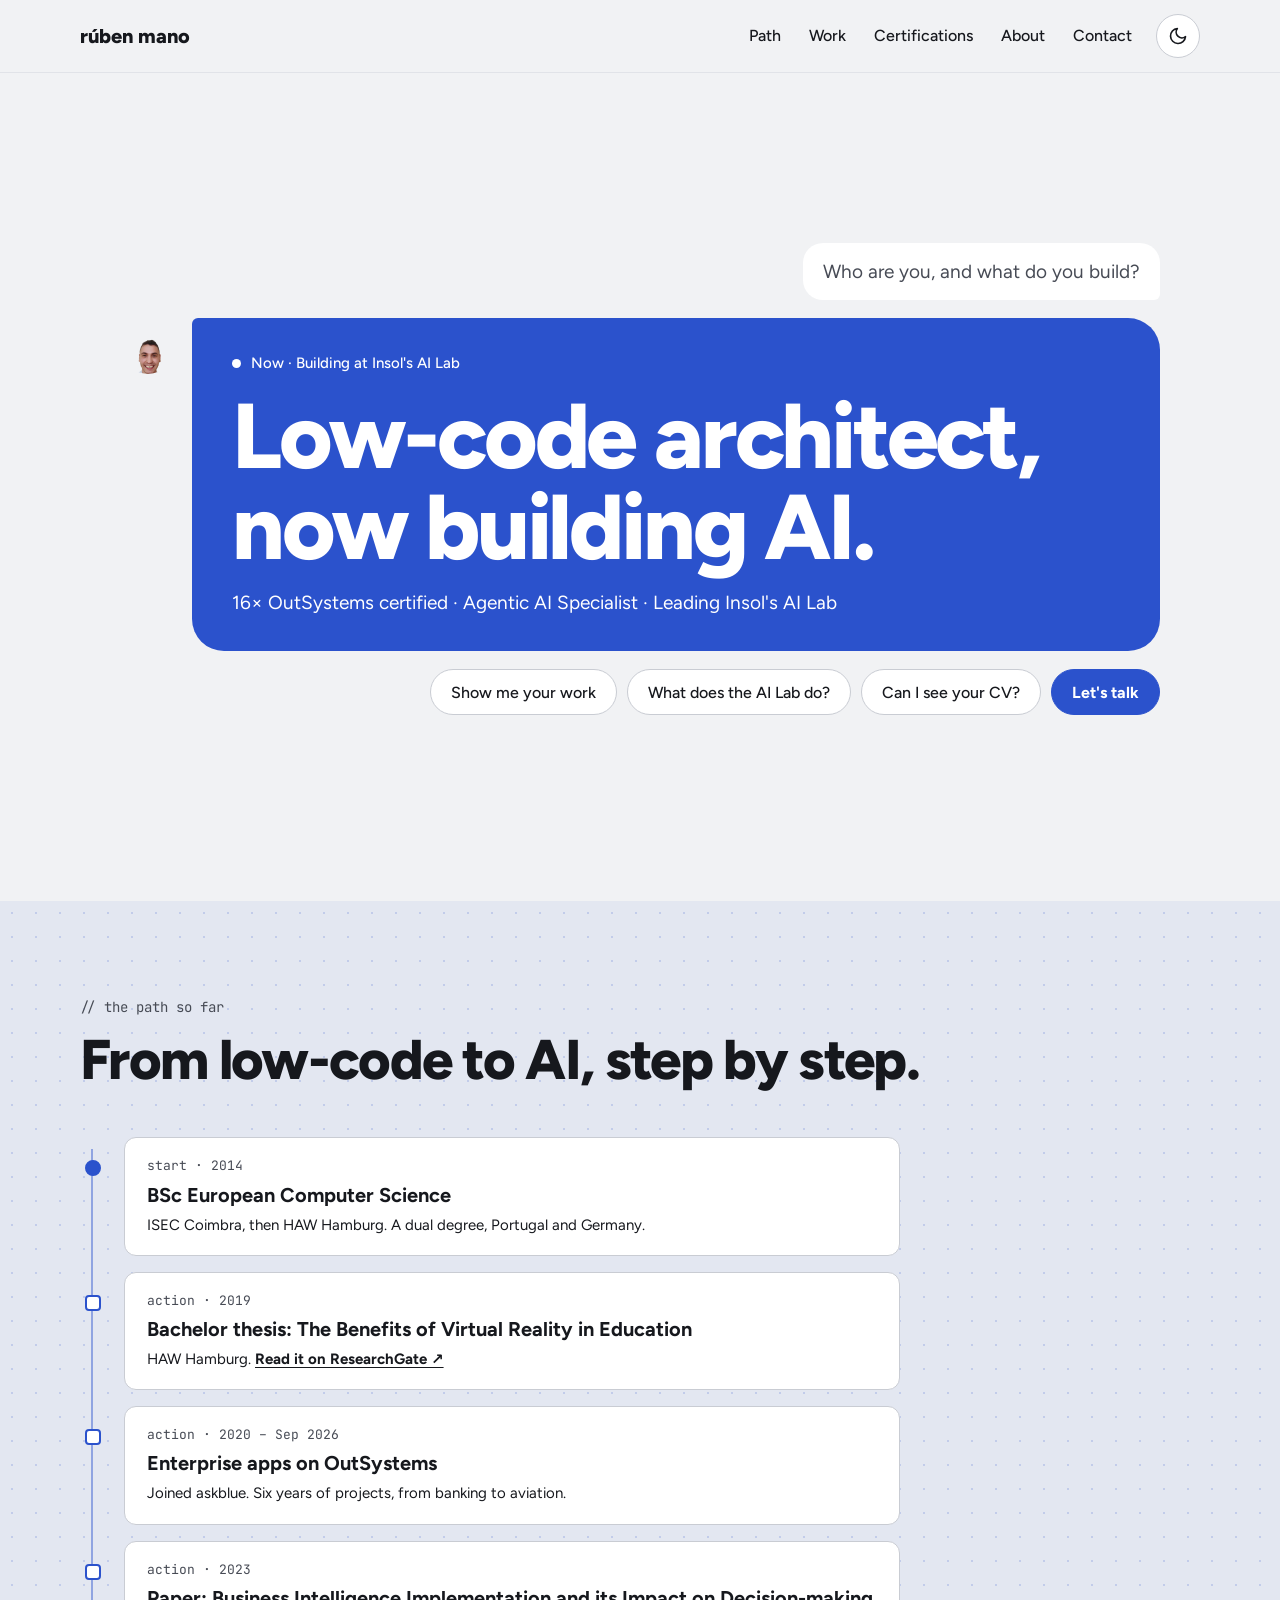
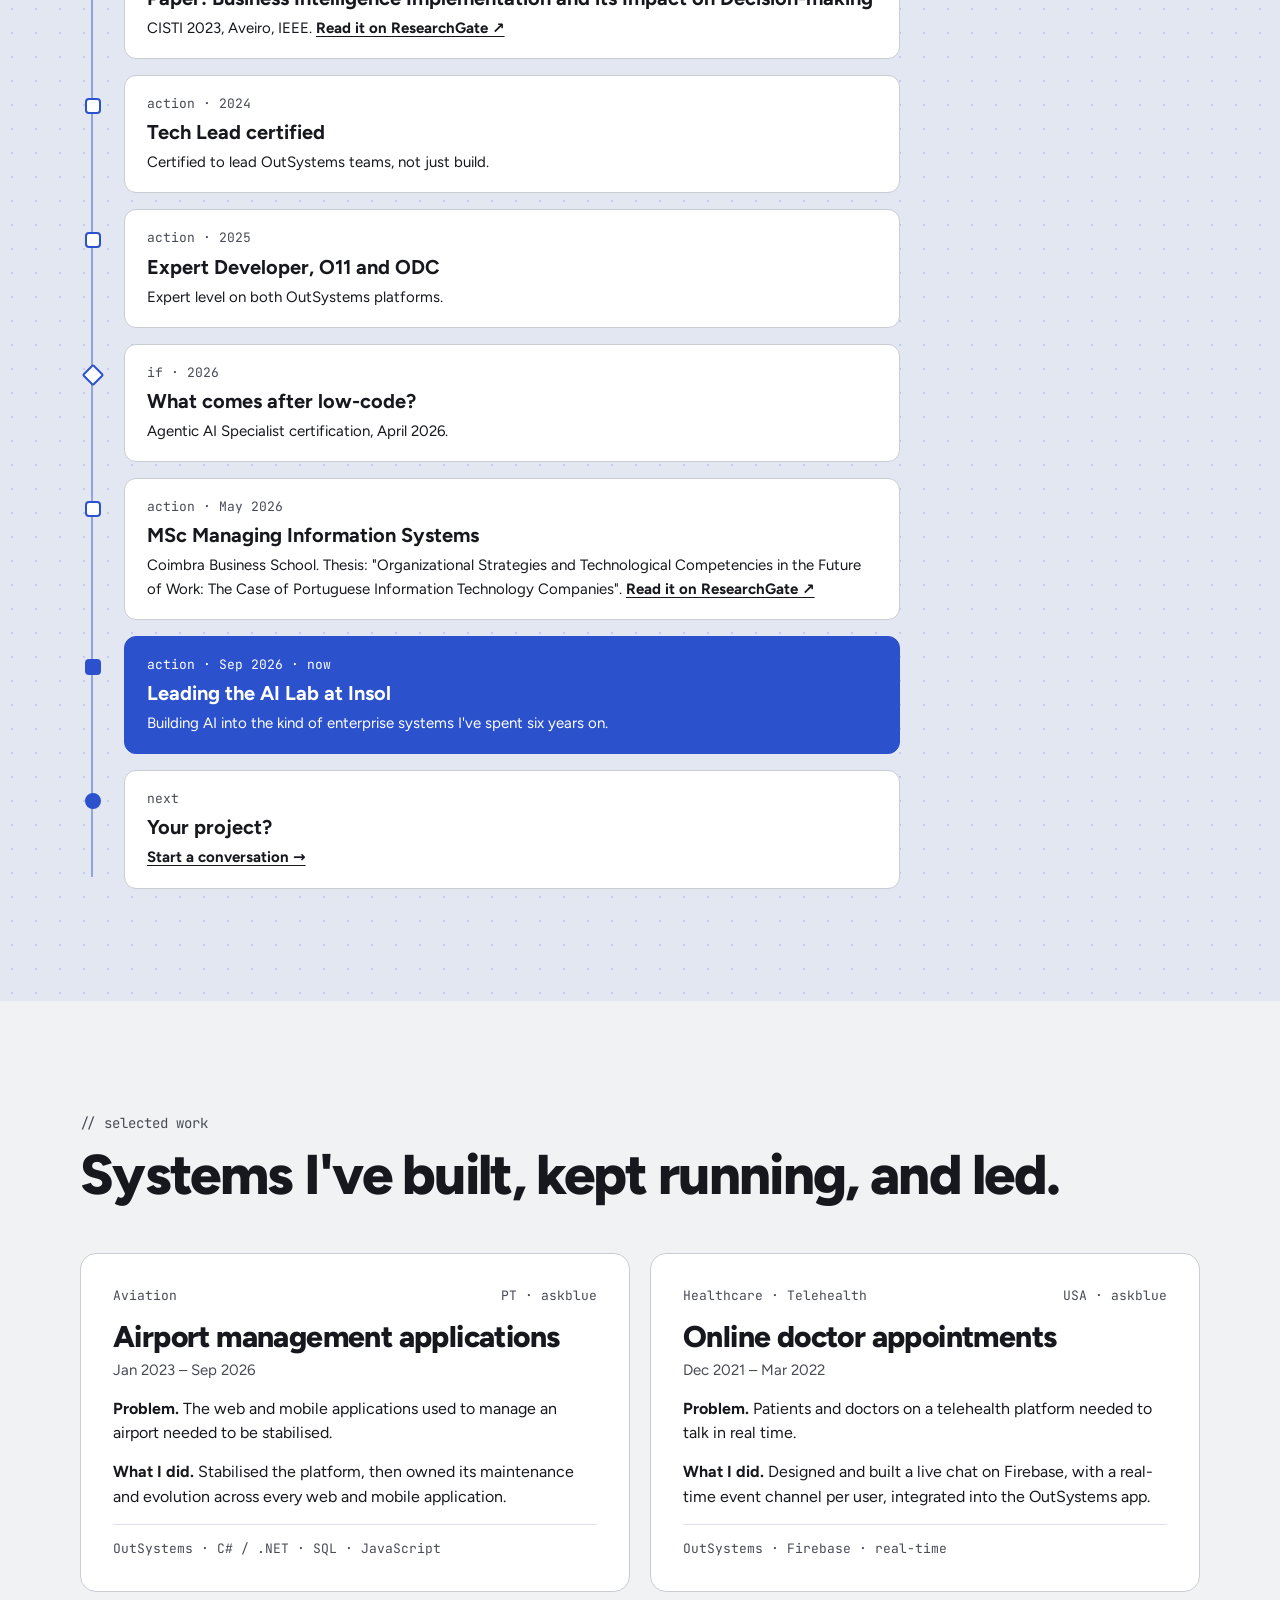
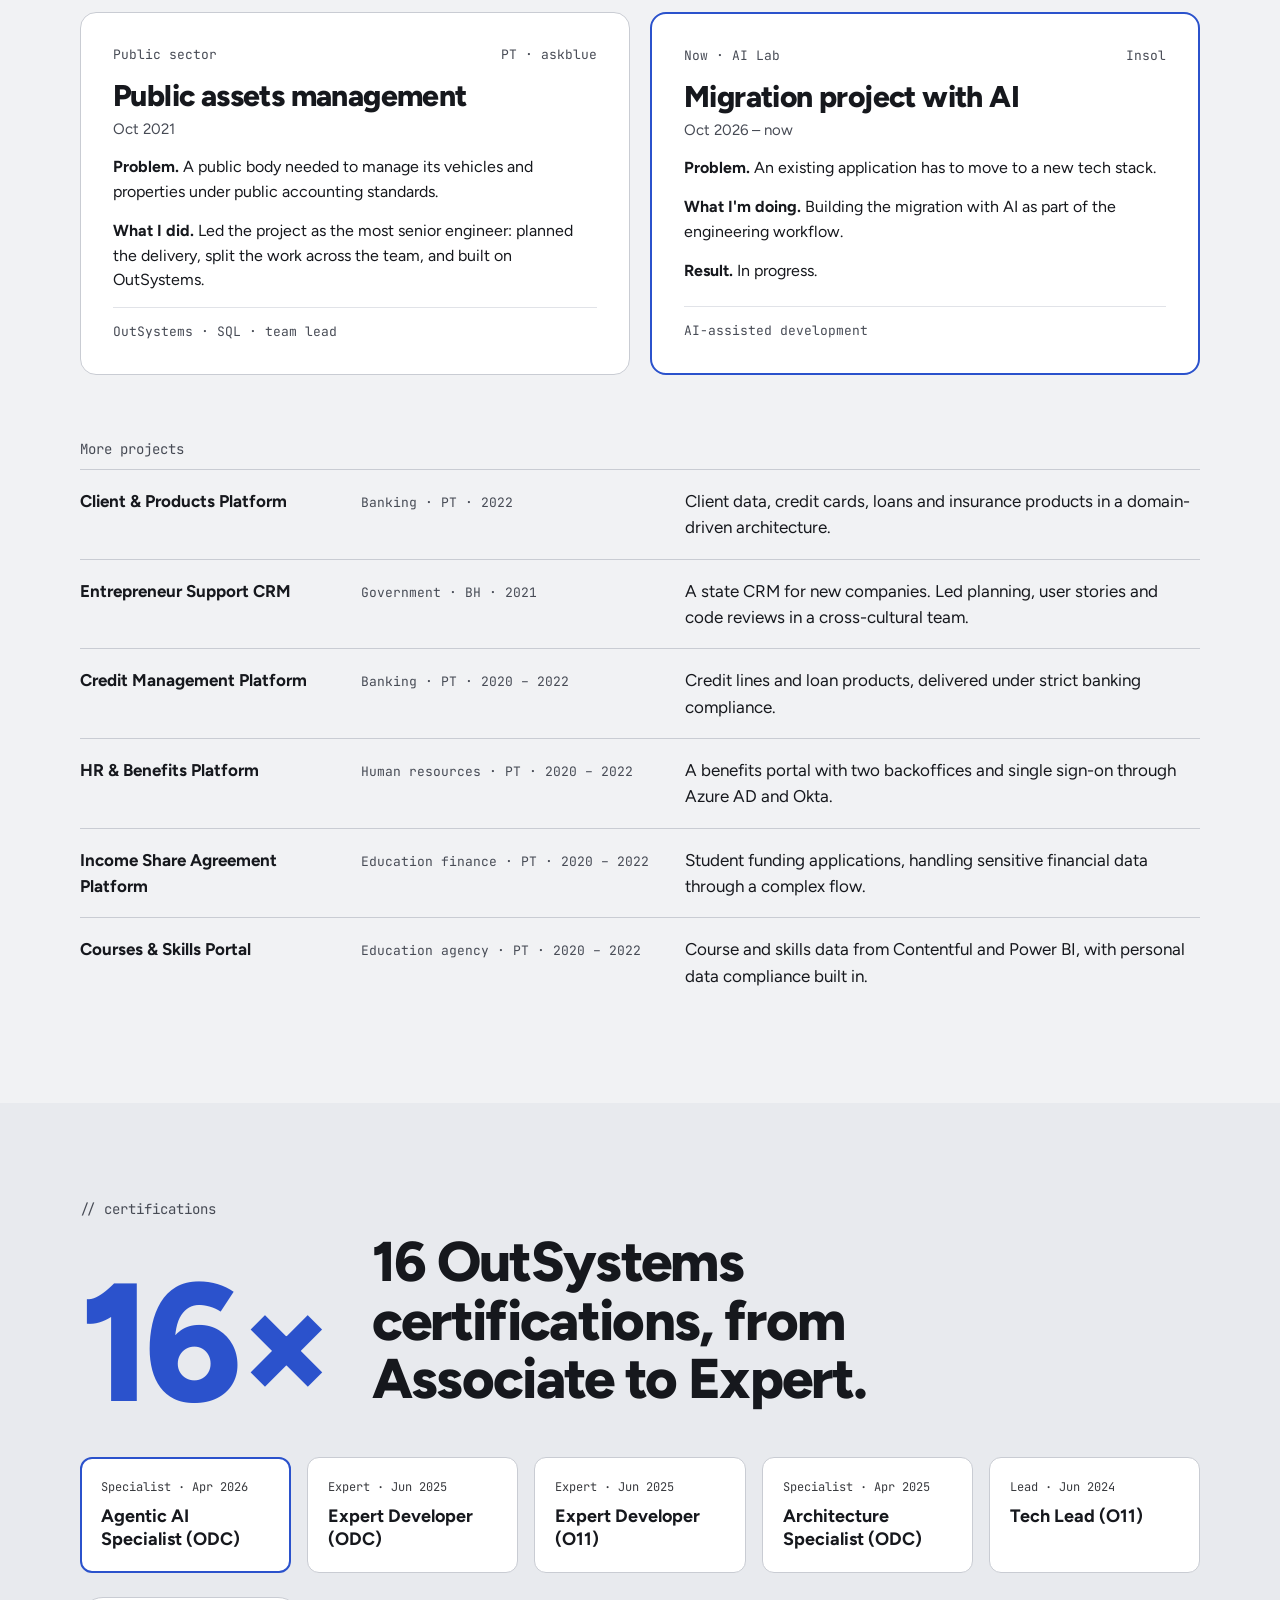
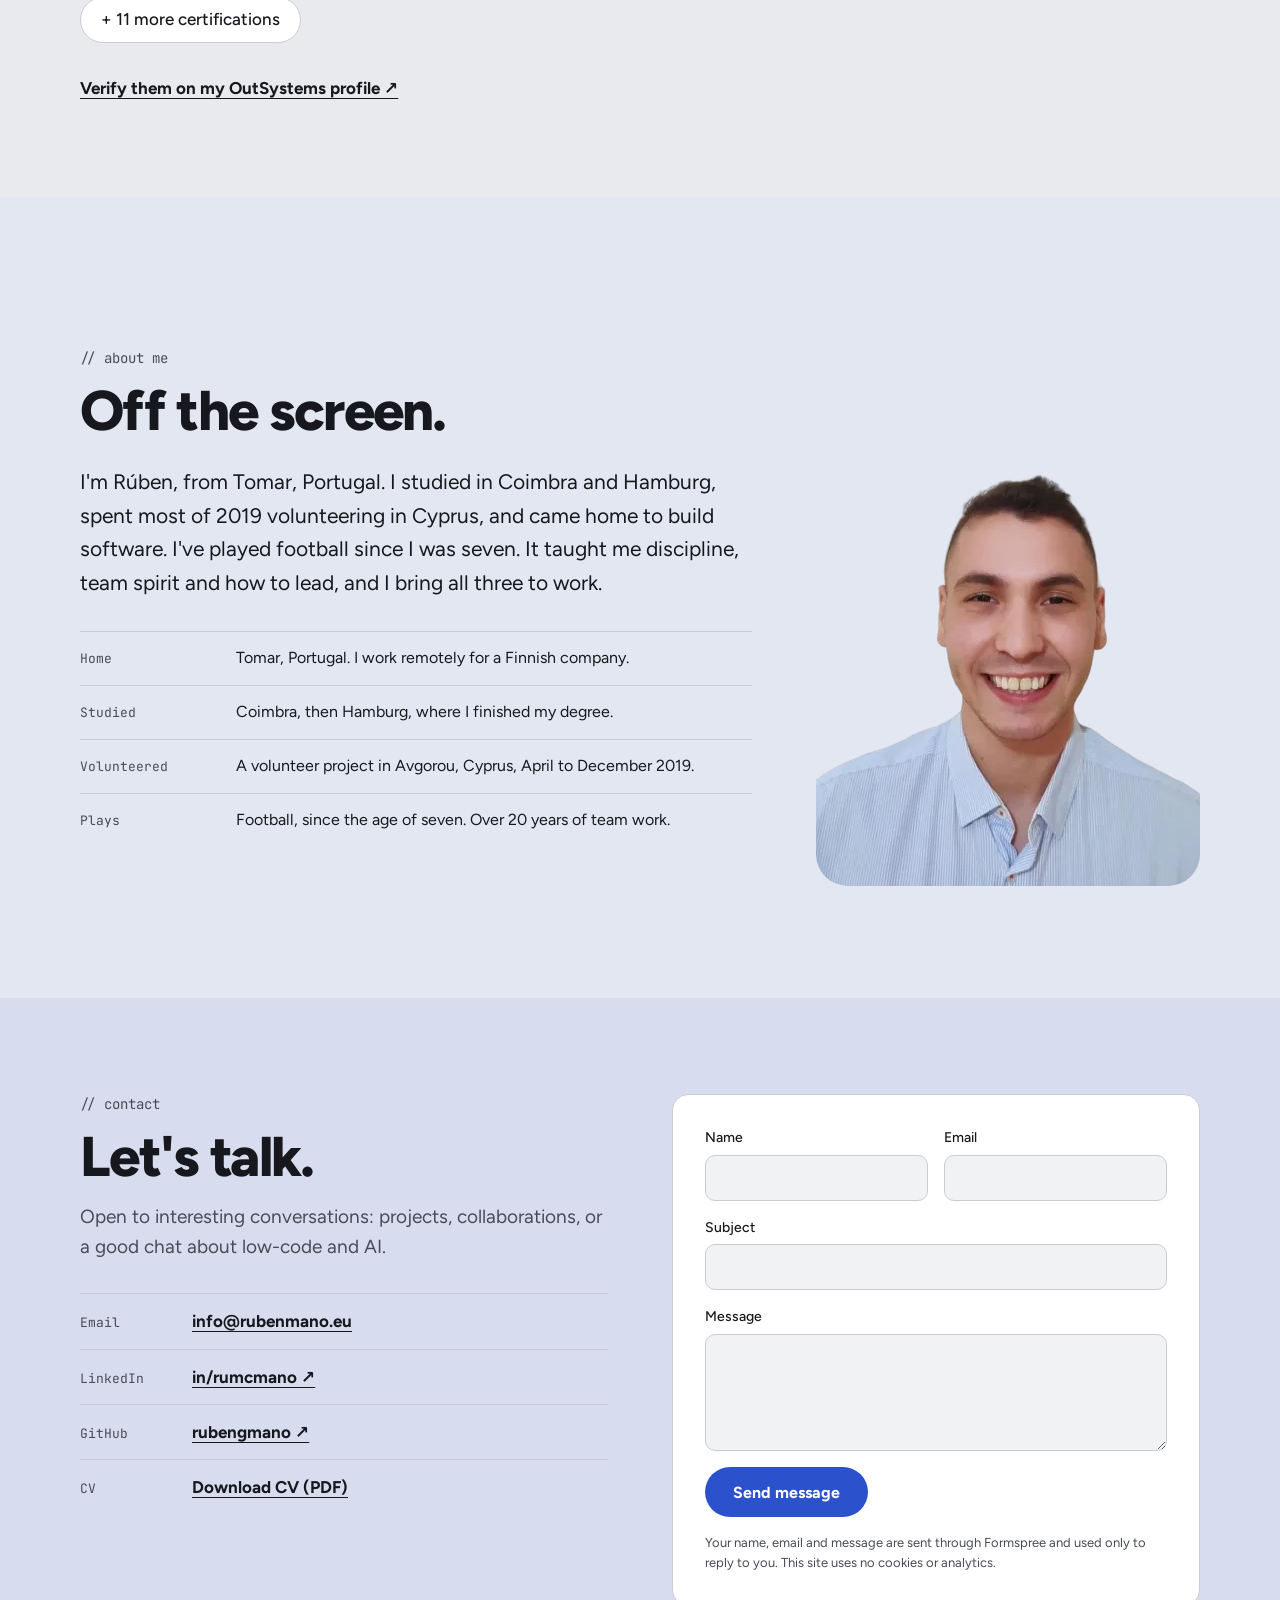
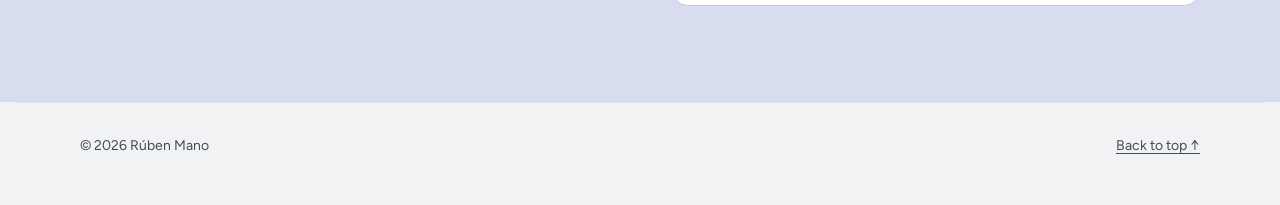
<file: index.html>
<!DOCTYPE html>
<html lang="en">
<head>
  <meta charset="UTF-8">
  <meta name="viewport" content="width=device-width, initial-scale=1.0">
  <title>Rúben Mano – Low-code architect, now building AI</title>
  <meta name="description" content="Rúben Mano is a low-code architect from Portugal, now building AI: OutSystems Expert Developer with 16 certifications, Agentic AI Specialist, and leading the AI Lab at Insol.">
  <meta name="author" content="Rúben Mano">
  <meta name="color-scheme" content="light dark">
  <link rel="canonical" href="https://rubenmano.eu/">
  <meta property="og:type" content="profile">
  <meta property="og:site_name" content="Rúben Mano">
  <meta property="og:locale" content="en_GB">
  <meta property="og:url" content="https://rubenmano.eu/">
  <meta property="og:title" content="Rúben Mano – Low-code architect, now building AI">
  <meta property="og:description" content="OutSystems Expert Developer, 16× certified, Agentic AI Specialist, and leading the AI Lab at Insol.">
  <meta property="og:image" content="https://rubenmano.eu/og-image.jpg">
  <meta property="og:image:width" content="1200">
  <meta property="og:image:height" content="630">
  <meta property="og:image:alt" content="Rúben Mano: low-code architect, now building AI. OutSystems Expert Developer and Agentic AI Specialist.">
  <meta property="profile:first_name" content="Rúben">
  <meta property="profile:last_name" content="Mano">
  <meta name="twitter:card" content="summary_large_image">
  <script type="application/ld+json">
  {
    "@context": "https://schema.org",
    "@type": "ProfilePage",
    "url": "https://rubenmano.eu/",
    "dateModified": "2026-10-26",
    "mainEntity": {
      "@type": "Person",
      "@id": "https://rubenmano.eu/#person",
      "name": "Rúben Mano",
      "alternateName": "Ruben Mano",
      "url": "https://rubenmano.eu/",
      "image": "https://rubenmano.eu/ruben-mano.webp",
      "email": "mailto:info@rubenmano.eu",
      "jobTitle": "AI Lab Lead",
      "description": "Low-code architect, now building AI. OutSystems Expert Developer with 16 certifications and an Agentic AI Specialist.",
      "worksFor": { "@type": "Organization", "name": "Insol" },
      "address": { "@type": "PostalAddress", "addressLocality": "Tomar", "addressCountry": "PT" },
      "nationality": { "@type": "Country", "name": "Portugal" },
      "alumniOf": [
        { "@type": "CollegeOrUniversity", "name": "Coimbra Business School" },
        { "@type": "CollegeOrUniversity", "name": "ISEC – Coimbra Institute of Engineering" },
        { "@type": "CollegeOrUniversity", "name": "HAW Hamburg" }
      ],
      "knowsAbout": ["OutSystems", "OutSystems Developer Cloud (ODC)", "Low-code development", "Agentic AI", "AI agents", "Enterprise software architecture", "C#", ".NET", "SQL", "JavaScript"],
      "hasCredential": [
        { "@type": "EducationalOccupationalCredential", "name": "Agentic AI Specialist (ODC)", "credentialCategory": "certification", "recognizedBy": { "@type": "Organization", "name": "OutSystems" } },
        { "@type": "EducationalOccupationalCredential", "name": "Expert Developer (ODC)", "credentialCategory": "certification", "recognizedBy": { "@type": "Organization", "name": "OutSystems" } },
        { "@type": "EducationalOccupationalCredential", "name": "Expert Developer (O11)", "credentialCategory": "certification", "recognizedBy": { "@type": "Organization", "name": "OutSystems" } },
        { "@type": "EducationalOccupationalCredential", "name": "Architecture Specialist (ODC)", "credentialCategory": "certification", "recognizedBy": { "@type": "Organization", "name": "OutSystems" } },
        { "@type": "EducationalOccupationalCredential", "name": "Tech Lead (O11)", "credentialCategory": "certification", "recognizedBy": { "@type": "Organization", "name": "OutSystems" } },
        { "@type": "EducationalOccupationalCredential", "name": "MSc Managing Information Systems", "credentialCategory": "degree", "recognizedBy": { "@type": "CollegeOrUniversity", "name": "Coimbra Business School" } }
      ],
      "sameAs": [
        "https://www.linkedin.com/in/rumcmano/",
        "https://github.com/rubengmano",
        "https://www.outsystems.com/profile/lniu4zvrxt/overview"
      ]
    }
  }
  </script>
  <link rel="preload" href="fonts/figtree-latin.woff2" as="font" type="font/woff2" crossorigin>
  <script>
    // Apply the saved theme, or the system one, before first paint, so there is no flash
    var t = null;
    try { t = localStorage.getItem('theme'); } catch (e) {}
    if (t !== 'light' && t !== 'dark') t = window.matchMedia('(prefers-color-scheme: dark)').matches ? 'dark' : 'light';
    document.documentElement.dataset.theme = t;
  </script>
  <link rel="stylesheet" href="style.css">
  <link rel="icon" href="/favicon.ico" sizes="48x48">
  <link rel="icon" href="/favicon.svg" type="image/svg+xml">
  <link rel="apple-touch-icon" href="/apple-touch-icon.png">
</head>
<body>
  <a class="skip-link" href="#main">Skip to content</a>

  <header class="site-header">
    <nav class="nav wrap" aria-label="Main">
      <a href="#top" class="nav-logo">rúben mano</a>
      <div class="nav-right">
        <ul class="nav-links">
          <li><a href="#path">Path</a></li>
          <li><a href="#work">Work</a></li>
          <li><a href="#certifications">Certifications</a></li>
          <li><a href="#about">About</a></li>
          <li><a href="#contact">Contact</a></li>
        </ul>
        <button type="button" class="theme-toggle" id="theme-toggle" aria-label="Switch to dark theme">
          <svg class="icon-moon" viewBox="0 0 24 24" fill="none" stroke="currentColor" stroke-width="2" stroke-linecap="round" stroke-linejoin="round" aria-hidden="true"><path d="M21 12.8A9 9 0 1 1 11.2 3a7 7 0 0 0 9.8 9.8z"/></svg>
          <svg class="icon-sun" viewBox="0 0 24 24" fill="none" stroke="currentColor" stroke-width="2" stroke-linecap="round" stroke-linejoin="round" aria-hidden="true"><circle cx="12" cy="12" r="4"/><path d="M12 2v2M12 20v2M4.9 4.9l1.4 1.4M17.7 17.7l1.4 1.4M2 12h2M20 12h2M4.9 19.1l1.4-1.4M17.7 6.3l1.4-1.4"/></svg>
        </button>
      </div>
    </nav>
  </header>

  <main id="main">
    <!-- HERO: a conversation -->
    <section class="hero wrap" id="top" aria-labelledby="hero-title">
      <div class="chat">
        <p class="bubble bubble-visitor">Who are you, and what do you build?</p>
        <div class="reply">
          <img class="avatar" src="ruben-mano.webp" alt="" width="433" height="577" fetchpriority="high">
          <div class="bubble bubble-ruben bubble-hero">
            <p class="status"><span class="status-dot" aria-hidden="true"></span>Now · Building at Insol's AI Lab</p>
            <h1 id="hero-title">Low-code architect, now building AI.</h1>
            <p class="proof">16× OutSystems certified · Agentic AI Specialist · Leading Insol's AI Lab</p>
          </div>
        </div>
        <div class="chat-thread" id="chat-thread" aria-live="polite"></div>
        <div class="chips" role="group" aria-label="Ask Rúben">
          <button type="button" class="chip" data-reply="work">Show me your work</button>
          <button type="button" class="chip" data-reply="lab">What does the AI Lab do?</button>
          <button type="button" class="chip" data-reply="cv">Can I see your CV?</button>
          <a class="chip chip-solid" href="#contact">Let's talk</a>
        </div>
      </div>
    </section>

    <!-- PATH: the career as a logic flow -->
    <section class="path" id="path" aria-labelledby="path-title">
      <div class="wrap">
        <p class="eyebrow">// the path so far</p>
        <h2 id="path-title">From low-code to AI, step by step.</h2>
        <ol class="flow">
          <li class="node node-start">
            <span class="node-kind">start · 2014</span>
            <h3>BSc European Computer Science</h3>
            <p>ISEC Coimbra, then HAW Hamburg. A dual degree, Portugal and Germany.</p>
          </li>
          <li class="node">
            <span class="node-kind">action · 2019</span>
            <h3>Bachelor thesis: The Benefits of Virtual Reality in Education</h3>
            <p>HAW Hamburg. <a href="https://www.researchgate.net/publication/388646341_The_benefits_of_Virtual_Reality_in_Education" target="_blank" rel="noopener">Read it on ResearchGate ↗</a></p>
          </li>
          <li class="node">
            <span class="node-kind">action · 2020 – Sep 2026</span>
            <h3>Enterprise apps on OutSystems</h3>
            <p>Joined askblue. Six years of projects, from banking to aviation.</p>
          </li>
          <li class="node">
            <span class="node-kind">action · 2023</span>
            <h3>Paper: Business Intelligence Implementation and its Impact on Decision-making</h3>
            <p>CISTI 2023, Aveiro, IEEE. <a href="https://www.researchgate.net/publication/373152622_Business_Intelligence_Implementation_and_its_Impact_on_Decision-making" target="_blank" rel="noopener">Read it on ResearchGate ↗</a></p>
          </li>
          <li class="node">
            <span class="node-kind">action · 2024</span>
            <h3>Tech Lead certified</h3>
            <p>Certified to lead OutSystems teams, not just build.</p>
          </li>
          <li class="node">
            <span class="node-kind">action · 2025</span>
            <h3>Expert Developer, O11 and ODC</h3>
            <p>Expert level on both OutSystems platforms.</p>
          </li>
          <li class="node node-if">
            <span class="node-kind">if · 2026</span>
            <h3>What comes after low-code?</h3>
            <p>Agentic AI Specialist certification, April 2026.</p>
          </li>
          <li class="node">
            <span class="node-kind">action · May 2026</span>
            <h3>MSc Managing Information Systems</h3>
            <p>Coimbra Business School. Thesis: "Organizational Strategies and Technological Competencies in the Future of Work: The Case of Portuguese Information Technology Companies". <a href="https://www.researchgate.net/publication/416880145_Organizational_Strategies_and_Technological_Competencies_in_the_Future_of_Work_The_Case_of_Portuguese_Information_Technology_Companies" target="_blank" rel="noopener">Read it on ResearchGate ↗</a></p>
          </li>
          <li class="node node-current">
            <span class="node-kind">action · Sep 2026 · now</span>
            <h3>Leading the AI Lab at Insol</h3>
            <p>Building AI into the kind of enterprise systems I've spent six years on.</p>
          </li>
          <li class="node node-next">
            <span class="node-kind">next</span>
            <h3>Your project?</h3>
            <p><a href="#contact">Start a conversation →</a></p>
          </li>
        </ol>
      </div>
    </section>

    <!-- WORK -->
    <section class="work wrap" id="work" aria-labelledby="work-title">
      <p class="eyebrow">// selected work</p>
      <h2 id="work-title">Systems I've built, kept running, and led.</h2>
      <div class="cases">
        <article class="case">
          <p class="case-meta"><span>Aviation</span><span>PT · askblue</span></p>
          <h3>Airport management applications</h3>
          <p class="case-when">Jan 2023 – Sep 2026</p>
          <p><b>Problem.</b> The web and mobile applications used to manage an airport needed to be stabilised.</p>
          <p><b>What I did.</b> Stabilised the platform, then owned its maintenance and evolution across every web and mobile application.</p>
          <p class="case-stack">OutSystems · C# / .NET · SQL · JavaScript</p>
        </article>
        <article class="case">
          <p class="case-meta"><span>Healthcare · Telehealth</span><span>USA · askblue</span></p>
          <h3>Online doctor appointments</h3>
          <p class="case-when">Dec 2021 – Mar 2022</p>
          <p><b>Problem.</b> Patients and doctors on a telehealth platform needed to talk in real time.</p>
          <p><b>What I did.</b> Designed and built a live chat on Firebase, with a real-time event channel per user, integrated into the OutSystems app.</p>
          <p class="case-stack">OutSystems · Firebase · real-time</p>
        </article>
        <article class="case">
          <p class="case-meta"><span>Public sector</span><span>PT · askblue</span></p>
          <h3>Public assets management</h3>
          <p class="case-when">Oct 2021</p>
          <p><b>Problem.</b> A public body needed to manage its vehicles and properties under public accounting standards.</p>
          <p><b>What I did.</b> Led the project as the most senior engineer: planned the delivery, split the work across the team, and built on OutSystems.</p>
          <p class="case-stack">OutSystems · SQL · team lead</p>
        </article>
        <article class="case case-current">
          <p class="case-meta"><span>Now · AI Lab</span><span>Insol</span></p>
          <h3>Migration project with AI</h3>
          <p class="case-when">Oct 2026 – now</p>
          <p><b>Problem.</b> An existing application has to move to a new tech stack.</p>
          <p><b>What I'm doing.</b> Building the migration with AI as part of the engineering workflow.</p>
          <p><b>Result.</b> In progress.</p>
          <p class="case-stack">AI-assisted development</p>
        </article>
      </div>
      <h3 class="more-title">More projects</h3>
      <ul class="more">
        <li><span class="more-name">Client &amp; Products Platform</span><span class="more-meta">Banking · PT · 2022</span><span class="more-line">Client data, credit cards, loans and insurance products in a domain-driven architecture.</span></li>
        <li><span class="more-name">Entrepreneur Support CRM</span><span class="more-meta">Government · BH · 2021</span><span class="more-line">A state CRM for new companies. Led planning, user stories and code reviews in a cross-cultural team.</span></li>
        <li><span class="more-name">Credit Management Platform</span><span class="more-meta">Banking · PT · 2020 – 2022</span><span class="more-line">Credit lines and loan products, delivered under strict banking compliance.</span></li>
        <li><span class="more-name">HR &amp; Benefits Platform</span><span class="more-meta">Human resources · PT · 2020 – 2022</span><span class="more-line">A benefits portal with two backoffices and single sign-on through Azure AD and Okta.</span></li>
        <li><span class="more-name">Income Share Agreement Platform</span><span class="more-meta">Education finance · PT · 2020 – 2022</span><span class="more-line">Student funding applications, handling sensitive financial data through a complex flow.</span></li>
        <li><span class="more-name">Courses &amp; Skills Portal</span><span class="more-meta">Education agency · PT · 2020 – 2022</span><span class="more-line">Course and skills data from Contentful and Power BI, with personal data compliance built in.</span></li>
      </ul>
    </section>

    <!-- CERTIFICATIONS -->
    <section class="certs" id="certifications" aria-labelledby="certs-title">
      <div class="wrap">
        <p class="eyebrow">// certifications</p>
        <div class="certs-head">
          <p class="certs-count" aria-hidden="true">16×</p>
          <h2 id="certs-title">16 OutSystems certifications, from Associate to Expert.</h2>
        </div>
        <ul class="cert-highlights">
          <li class="cert cert-ai"><span class="cert-level">Specialist · Apr 2026</span><span class="cert-name">Agentic AI Specialist (ODC)</span></li>
          <li class="cert"><span class="cert-level">Expert · Jun 2025</span><span class="cert-name">Expert Developer (ODC)</span></li>
          <li class="cert"><span class="cert-level">Expert · Jun 2025</span><span class="cert-name">Expert Developer (O11)</span></li>
          <li class="cert"><span class="cert-level">Specialist · Apr 2025</span><span class="cert-name">Architecture Specialist (ODC)</span></li>
          <li class="cert"><span class="cert-level">Lead · Jun 2024</span><span class="cert-name">Tech Lead (O11)</span></li>
        </ul>
        <details class="cert-more">
          <summary>+ 11 more certifications</summary>
          <ul>
            <li><span>Front-end Developer Specialist (O11 &amp; ODC)</span><span>Jun 2025</span></li>
            <li><span>Professional Web Developer (O11)</span><span>Feb 2025</span></li>
            <li><span>Professional Mobile Developer (O11)</span><span>Feb 2025</span></li>
            <li><span>Security Specialist (O11 &amp; ODC)</span><span>Feb 2025</span></li>
            <li><span>Web Developer Specialist (ODC)</span><span>Jan 2025</span></li>
            <li><span>Web Developer Specialist (O11)</span><span>Jan 2025</span></li>
            <li><span>Architecture Specialist (O11)</span><span>Sep 2024</span></li>
            <li><span>Associate Developer (ODC)</span><span>Sep 2024</span></li>
            <li><span>Associate Developer (O11)</span><span>Apr 2020</span></li>
            <li><span>Mobile Developer Specialist (O11 &amp; ODC)</span><span>Apr 2020</span></li>
            <li><span>Associate Traditional Web Developer (O11)</span><span>Feb 2020</span></li>
          </ul>
        </details>
        <p><a class="text-link" href="https://www.outsystems.com/profile/lniu4zvrxt/overview" target="_blank" rel="noopener">Verify them on my OutSystems profile ↗</a></p>
      </div>
    </section>

    <!-- ABOUT -->
    <section class="about" id="about" aria-labelledby="about-title">
      <div class="wrap about-grid">
        <div class="about-text">
          <p class="eyebrow">// about me</p>
          <h2 id="about-title">Off the screen.</h2>
          <p class="about-lead">I'm Rúben, from Tomar, Portugal. I studied in Coimbra and Hamburg, spent most of 2019 volunteering in Cyprus, and came home to build software. I've played football since I was seven. It taught me discipline, team spirit and how to lead, and I bring all three to work.</p>
          <ul class="facts">
            <li><span class="fact-key">Home</span><span>Tomar, Portugal. I work remotely for a Finnish company.</span></li>
            <li><span class="fact-key">Studied</span><span>Coimbra, then Hamburg, where I finished my degree.</span></li>
            <li><span class="fact-key">Volunteered</span><span>A volunteer project in Avgorou, Cyprus, April to December 2019.</span></li>
            <li><span class="fact-key">Plays</span><span>Football, since the age of seven. Over 20 years of team work.</span></li>
          </ul>
        </div>
        <img class="about-photo" src="ruben-mano.webp" alt="Portrait of Rúben Mano" width="433" height="577" loading="lazy">
      </div>
    </section>

    <!-- CONTACT -->
    <section class="contact" id="contact" aria-labelledby="contact-title">
      <div class="wrap contact-grid">
        <div>
          <p class="eyebrow">// contact</p>
          <h2 id="contact-title">Let's talk.</h2>
          <p class="contact-sub">Open to interesting conversations: projects, collaborations, or a good chat about low-code and AI.</p>
          <ul class="contact-links">
            <li><span>Email</span><a href="mailto:info@rubenmano.eu">info@rubenmano.eu</a></li>
            <li><span>LinkedIn</span><a href="https://www.linkedin.com/in/rumcmano/" target="_blank" rel="noopener">in/rumcmano ↗</a></li>
            <li><span>GitHub</span><a href="https://github.com/rubengmano/" target="_blank" rel="noopener">rubengmano ↗</a></li>
            <li><span>CV</span><a href="ruben_mano_cv.pdf" download>Download CV (PDF)</a></li>
          </ul>
        </div>
        <div class="form-card">
          <div class="form-success" id="ct-success" role="status" hidden>Message sent. I'll get back to you soon.</div>
          <p class="form-error" id="ct-error" role="alert" hidden>Something went wrong and your message was not sent. Please try again in a moment, or email me.</p>
          <form id="ct-form">
            <div class="form-row">
              <label>Name<input name="name" type="text" autocomplete="name" required></label>
              <label>Email<input name="email" type="email" autocomplete="email" required></label>
            </div>
            <label>Subject<input name="subject" type="text"></label>
            <label>Message<textarea name="message" rows="5" required></textarea></label>
            <input class="hp" type="text" name="_gotcha" tabindex="-1" autocomplete="off" aria-hidden="true">
            <button class="btn" type="submit">Send message</button>
            <p class="form-note">Your name, email and message are sent through Formspree and used only to reply to you. This site uses no cookies or analytics.</p>
          </form>
        </div>
      </div>
    </section>
  </main>

  <footer class="footer wrap">
    <p id="actualyear">© 2026 Rúben Mano</p>
    <a href="#top">Back to top ↑</a>
  </footer>

  <script src="script.js"></script>
</body>
</html>
</file>
<file: style.css>
/* ---------- Fonts (self-hosted, Latin subset; both are variable fonts) ---------- */
@font-face {
  font-family: 'Figtree';
  font-style: normal;
  font-weight: 300 900;
  font-display: swap;
  src: url('fonts/figtree-latin.woff2') format('woff2');
}
@font-face {
  font-family: 'JetBrains Mono';
  font-style: normal;
  font-weight: 100 800;
  font-display: swap;
  src: url('fonts/jetbrains-mono-latin.woff2') format('woff2');
}

/* ---------- Tokens ---------- */
:root {
  --bg: #f1f2f4;
  --bg-alt: #e8eaee;
  --surface: #ffffff;
  --ink: #16181d;
  --muted: #474b55;
  --line: #c9ccd3;
  --line-soft: #e1e3e8;
  --dot: #c9cedb;
  --accent: #2b52cc;
  --on-accent: #ffffff;
  --live: #1f9d63;
  /* Accent tints: the accent mixed into --bg at 7%, 13% and 24%; hover is the accent 18% darker */
  --accent-hover: #2343a7;
  --tint: #e3e7f1;
  --tint-strong: #d7ddef;
  --dot-tint: #c2ccea;

  --font: 'Figtree', system-ui, sans-serif;
  --mono: 'JetBrains Mono', ui-monospace, monospace;
  --radius: 16px;
  --gutter: clamp(16px, 5vw, 96px);
}

/* Dark: set from the visitor's toggle choice, or their system setting if they haven't picked one */
:root[data-theme="dark"] {
  --bg: #0d0d0f;
  --bg-alt: #131317;
  --surface: #1c1c21;
  --ink: #f2f2ee;
  --muted: #c4c4bd;
  --line: #3a3a40;
  --line-soft: #2a2a30;
  --dot: #2a2a31;
  --accent: #c8f25a;
  --on-accent: #0d0d0f;
  --live: #7ee0a5;
  --accent-hover: #a4c64a;
  --tint: #1a1d14;
  --tint-strong: #252b19;
  --dot-tint: #3a4421;
  color-scheme: dark;
}
:root[data-theme="light"] { color-scheme: light; }

/* ---------- Base ---------- */
*, *::before, *::after { box-sizing: border-box; }
html { scroll-behavior: smooth; scroll-padding-top: 88px; }
@media (prefers-reduced-motion: reduce) { html { scroll-behavior: auto; } }
body {
  margin: 0;
  background: var(--bg);
  color: var(--ink);
  font-family: var(--font);
  font-size: 17px;
  line-height: 1.55;
  -webkit-font-smoothing: antialiased;
}
img { max-width: 100%; display: block; }
a { color: inherit; }
h1, h2, h3, p { margin: 0; }
h2 { font-size: clamp(32px, 4.5vw, 56px); font-weight: 800; line-height: 1.05; letter-spacing: -0.03em; }
h3 { font-weight: 700; }
:focus-visible { outline: 3px solid var(--accent); outline-offset: 3px; border-radius: 4px; }

.wrap { width: 100%; max-width: 1248px; margin: 0 auto; padding-left: var(--gutter); padding-right: var(--gutter); }
.eyebrow { font-family: var(--mono); font-size: 14px; color: var(--muted); margin-bottom: 12px; }
.text-link { font-weight: 700; color: var(--ink); text-underline-offset: 4px; }
.text-link:hover { color: var(--accent); }

.skip-link { position: absolute; left: 16px; top: -48px; padding: 10px 16px; background: var(--ink); color: var(--bg); border-radius: 8px; z-index: 20; }
.skip-link:focus { top: 12px; }

/* ---------- Nav ---------- */
.site-header { position: sticky; top: 0; z-index: 10; background: color-mix(in srgb, var(--bg) 88%, transparent); backdrop-filter: blur(10px); border-bottom: 1px solid var(--line-soft); }
.nav { display: flex; align-items: center; justify-content: space-between; gap: 16px; min-height: 72px; flex-wrap: wrap; }
.nav-logo { font-weight: 800; font-size: 20px; text-decoration: none; }
.nav-links { display: flex; flex-wrap: wrap; gap: 4px 28px; list-style: none; margin: 0; padding: 0; font-size: 16px; font-weight: 500; }
.nav-links a { text-decoration: none; display: inline-block; padding: 10px 0; }
.nav-links a:hover { color: var(--accent); }
.nav-right { display: flex; align-items: center; gap: 4px 24px; flex-wrap: wrap; }
.theme-toggle { display: inline-flex; align-items: center; justify-content: center; width: 44px; height: 44px; padding: 0; border: 1px solid var(--line); border-radius: 50%; background: var(--surface); color: var(--ink); cursor: pointer; }
.theme-toggle:hover { border-color: var(--accent); }
.theme-toggle svg { width: 20px; height: 20px; }
.theme-toggle .icon-sun { display: none; }
:root[data-theme="dark"] .theme-toggle .icon-sun { display: block; }
:root[data-theme="dark"] .theme-toggle .icon-moon { display: none; }

/* ---------- Hero chat ---------- */
.hero { min-height: calc(100vh - 72px); display: flex; align-items: center; padding-top: 48px; padding-bottom: 64px; }
.chat { width: 100%; max-width: 1040px; margin: 0 auto; display: flex; flex-direction: column; gap: 18px; }
.bubble { padding: 14px 20px; border-radius: 20px; font-size: 19px; }
.bubble-visitor { align-self: flex-end; max-width: 80%; background: var(--surface); color: var(--muted); border-bottom-right-radius: 6px; }
.reply { display: flex; gap: 16px; align-items: flex-start; }
.avatar { width: 56px; height: 56px; border-radius: 50%; object-fit: cover; object-position: top; flex-shrink: 0; }
.bubble-ruben { background: var(--surface); border: 1.5px solid var(--accent); border-top-left-radius: 6px; font-size: 18px; }
.bubble-hero { background: var(--accent); color: var(--on-accent); border: 0; padding: clamp(22px, 3vw, 34px) clamp(22px, 3.5vw, 40px); border-radius: 6px 32px 32px 32px; display: flex; flex-direction: column; gap: 16px; }
.status { display: inline-flex; align-items: center; gap: 10px; font-size: 15px; font-weight: 500; }
.status-dot { width: 9px; height: 9px; border-radius: 50%; background: currentColor; }
.bubble-hero h1 { font-size: clamp(44px, 7.4vw, 92px); font-weight: 800; line-height: 0.98; letter-spacing: -0.035em; }
.proof { font-size: clamp(16px, 1.6vw, 19px); }
.chat-thread { display: flex; flex-direction: column; gap: 14px; }
.chat-thread:empty { display: none; }
.chat-thread .reply { padding-left: 72px; }
.chat-thread .bubble-ruben { max-width: 720px; }
.chat-thread .bubble-ruben a { font-weight: 700; color: inherit; text-underline-offset: 3px; }
.bubble-new { animation: rise 0.35s ease-out; }
@keyframes rise { from { opacity: 0; transform: translateY(8px); } }
@media (prefers-reduced-motion: reduce) { .bubble-new { animation: none; } }
.chips { display: flex; flex-wrap: wrap; justify-content: flex-end; gap: 10px; }
.chip { display: inline-flex; align-items: center; min-height: 46px; padding: 0 20px; border-radius: 999px; border: 1px solid var(--line); background: var(--surface); color: var(--ink); font: 500 16px var(--font); text-decoration: none; cursor: pointer; }
.chip:hover { border-color: var(--accent); }
.chip[disabled] { opacity: 0.55; cursor: default; }
.chip-solid { background: var(--accent); color: var(--on-accent); border-color: var(--accent); font-weight: 700; }
.chip-solid:hover { background: var(--accent-hover); border-color: var(--accent-hover); }

/* ---------- Path (logic flow) ---------- */
.path { padding: 96px 0; background-color: var(--tint); background-image: radial-gradient(var(--dot-tint) 1.2px, transparent 1.2px); background-size: 24px 24px; }
.flow { list-style: none; margin: 48px 0 0; padding: 0; max-width: 820px; position: relative; }
.flow::before { content: ""; position: absolute; left: 11px; top: 12px; bottom: 12px; width: 2px; background: var(--accent); opacity: 0.45; }
.node { position: relative; margin-left: 44px; margin-bottom: 16px; padding: 18px 22px; background: var(--surface); border: 1px solid var(--line); border-radius: 12px; display: flex; flex-direction: column; gap: 6px; }
.node::before { content: ""; position: absolute; left: -40px; top: 22px; width: 16px; height: 16px; background: var(--surface); border: 2px solid var(--accent); border-radius: 4px; }
.node-start::before, .node-next::before { border-radius: 50%; background: var(--accent); }
.node-if::before { transform: rotate(45deg); border-radius: 2px; }
.node-current { background: var(--accent); color: var(--on-accent); border-color: var(--accent); }
.node-current::before { background: var(--accent); border-color: var(--accent); }
.node-current .node-kind { color: inherit; }
.node-kind { font-family: var(--mono); font-size: 13px; color: var(--muted); }
.node h3 { font-size: 20px; line-height: 1.25; }
.node p { font-size: 15px; }
.node a { font-weight: 700; text-underline-offset: 3px; }

/* ---------- Work ---------- */
.work { padding-top: 112px; padding-bottom: 96px; }
.cases { display: grid; grid-template-columns: repeat(auto-fit, minmax(min(100%, 440px), 1fr)); gap: 20px; margin-top: 48px; }
.case { display: flex; flex-direction: column; gap: 14px; padding: clamp(22px, 3vw, 32px); background: var(--surface); border: 1px solid var(--line); border-radius: var(--radius); font-size: 16px; }
.case-current { border: 2px solid var(--accent); }
.case-meta { display: flex; justify-content: space-between; gap: 12px; flex-wrap: wrap; font-family: var(--mono); font-size: 13px; color: var(--muted); }
.case h3 { font-size: clamp(24px, 2.4vw, 30px); font-weight: 800; line-height: 1.1; letter-spacing: -0.02em; }
.case-when { font-size: 15px; color: var(--muted); margin-top: -8px; }
.case-stack { margin-top: auto; padding-top: 14px; border-top: 1px solid var(--line-soft); font-family: var(--mono); font-size: 13px; color: var(--muted); }
.more-title { margin: 64px 0 8px; font-family: var(--mono); font-size: 14px; font-weight: 400; color: var(--muted); }
.more { list-style: none; margin: 0; padding: 0; }
.more li { display: grid; grid-template-columns: minmax(0, 3fr) 300px minmax(0, 6fr); gap: 8px 24px; align-items: baseline; padding: 18px 0; border-top: 1px solid var(--line); }
.more-name { font-weight: 700; }
.more-meta { font-family: var(--mono); font-size: 13px; color: var(--muted); white-space: nowrap; }
@media (max-width: 760px) { .more li { grid-template-columns: 1fr; } }

/* ---------- Certifications ---------- */
.certs { padding: 96px 0; background: var(--bg-alt); }
.certs-head { display: flex; align-items: flex-end; gap: 24px 40px; flex-wrap: wrap; }
.certs-count { font-size: clamp(88px, 14vw, 168px); font-weight: 800; line-height: 0.8; letter-spacing: -0.05em; color: var(--accent); }
.certs-head h2 { max-width: 640px; }
.cert-highlights { list-style: none; margin: 48px 0 0; padding: 0; display: grid; grid-template-columns: repeat(auto-fit, minmax(min(100%, 180px), 1fr)); gap: 16px; }
.cert { display: flex; flex-direction: column; gap: 8px; padding: 20px; background: var(--surface); border: 1px solid var(--line); border-radius: 12px; }
.cert-ai { padding: 19px; border: 2px solid var(--accent); }
.cert-level { font-family: var(--mono); font-size: 12px; opacity: 0.85; white-space: nowrap; }
.cert-name { font-size: 18px; font-weight: 700; line-height: 1.3; }
.cert-more { margin: 24px 0 32px; }
.cert-more summary { display: inline-flex; align-items: center; min-height: 46px; padding: 0 20px; border: 1px solid var(--line); border-radius: 999px; background: var(--surface); font-weight: 500; cursor: pointer; list-style: none; }
.cert-more summary::-webkit-details-marker { display: none; }
.cert-more[open] summary { margin-bottom: 12px; }
.cert-more ul { list-style: none; margin: 0; padding: 0; columns: 2 320px; column-gap: 40px; }
.cert-more li { display: flex; justify-content: space-between; gap: 16px; padding: 10px 0; border-bottom: 1px solid var(--line); break-inside: avoid; font-size: 15px; }
.cert-more li span:last-child { font-family: var(--mono); font-size: 13px; color: var(--muted); white-space: nowrap; }

/* ---------- About ---------- */
.about { background: var(--tint); }
.about-grid { padding-top: 112px; padding-bottom: 112px; display: grid; grid-template-columns: minmax(0, 7fr) minmax(0, 4fr); gap: 48px 64px; align-items: center; }
.about-lead { margin-top: 24px; font-size: clamp(18px, 1.8vw, 21px); line-height: 1.6; }
.facts { list-style: none; margin: 32px 0 0; padding: 0; }
.facts li { display: grid; grid-template-columns: 140px minmax(0, 1fr); gap: 16px; padding: 14px 0; border-top: 1px solid var(--line); font-size: 16px; }
.fact-key { font-family: var(--mono); font-size: 13px; color: var(--muted); padding-top: 3px; }
.about-photo { width: 100%; aspect-ratio: 3 / 4; object-fit: cover; border-radius: 6px 32px 32px 32px; }
@media (max-width: 860px) {
  .about-grid { grid-template-columns: 1fr; }
  .about-photo { max-width: 320px; }
  .facts li { grid-template-columns: 1fr; gap: 2px; }
}

/* ---------- Contact ---------- */
.contact { padding: 96px 0; background: var(--tint-strong); }
.contact-grid { display: grid; grid-template-columns: repeat(auto-fit, minmax(min(100%, 420px), 1fr)); gap: 48px 64px; align-items: start; }
.contact-sub { margin-top: 16px; font-size: 19px; color: var(--muted); }
.contact-links { list-style: none; margin: 32px 0 0; padding: 0; }
.contact-links li { display: grid; grid-template-columns: 96px minmax(0, 1fr); gap: 16px; align-items: baseline; padding: 14px 0; border-top: 1px solid var(--line); }
.contact-links span { font-family: var(--mono); font-size: 13px; color: var(--muted); }
.contact-links a { font-weight: 700; text-underline-offset: 4px; overflow-wrap: anywhere; }
.contact-links a:hover { color: var(--accent); }
.form-card { padding: clamp(22px, 3vw, 32px); background: var(--surface); border: 1px solid var(--line); border-radius: var(--radius); }
#ct-form { display: flex; flex-direction: column; gap: 16px; }
.form-row { display: grid; grid-template-columns: repeat(auto-fit, minmax(min(100%, 180px), 1fr)); gap: 16px; }
#ct-form label { display: flex; flex-direction: column; gap: 6px; font-size: 14px; font-weight: 500; }
#ct-form input, #ct-form textarea { width: 100%; min-height: 46px; padding: 10px 14px; border: 1px solid var(--line); border-radius: 10px; background: var(--bg); color: var(--ink); font: 16px var(--font); }
#ct-form textarea { resize: vertical; }
#ct-form input:focus, #ct-form textarea:focus { outline: 2px solid var(--accent); outline-offset: 0; border-color: var(--accent); }
.btn { align-self: flex-start; min-height: 50px; padding: 0 28px; border: 0; border-radius: 999px; background: var(--accent); color: var(--on-accent); font: 700 16px var(--font); cursor: pointer; }
.btn:hover { background: var(--accent-hover); }
.btn[disabled] { opacity: 0.6; cursor: progress; }
.form-success { padding: 14px 18px; border-radius: 10px; border: 1.5px solid var(--live); font-weight: 500; }
.form-note { font-size: 13px; color: var(--muted); }
.hp { display: none; }
.form-error { margin-bottom: 16px; padding: 12px 16px; border-radius: 10px; border: 1.5px solid #c0392b; color: var(--ink); font-size: 15px; }

/* ---------- Footer ---------- */
.footer { display: flex; justify-content: space-between; flex-wrap: wrap; gap: 12px; padding-top: 32px; padding-bottom: 48px; border-top: 1px solid var(--line-soft); font-size: 14px; color: var(--muted); }
.footer a { text-underline-offset: 3px; }

/* ---------- Phone ---------- */
@media (max-width: 640px) {
  body { font-size: 16px; }
  .nav { min-height: auto; padding-top: 12px; padding-bottom: 4px; }
  .nav-right { display: contents; }
  .theme-toggle { order: 1; }
  .nav-links { order: 2; flex-basis: 100%; gap: 0 18px; font-size: 15px; }
  .hero { min-height: auto; padding-top: 32px; }
  .bubble-visitor { max-width: 100%; font-size: 17px; }
  .reply { flex-direction: column; gap: 10px; }
  .chat-thread .reply { padding-left: 0; }
  .avatar { width: 48px; height: 48px; }
  .chips { justify-content: flex-start; }
}
</file>
